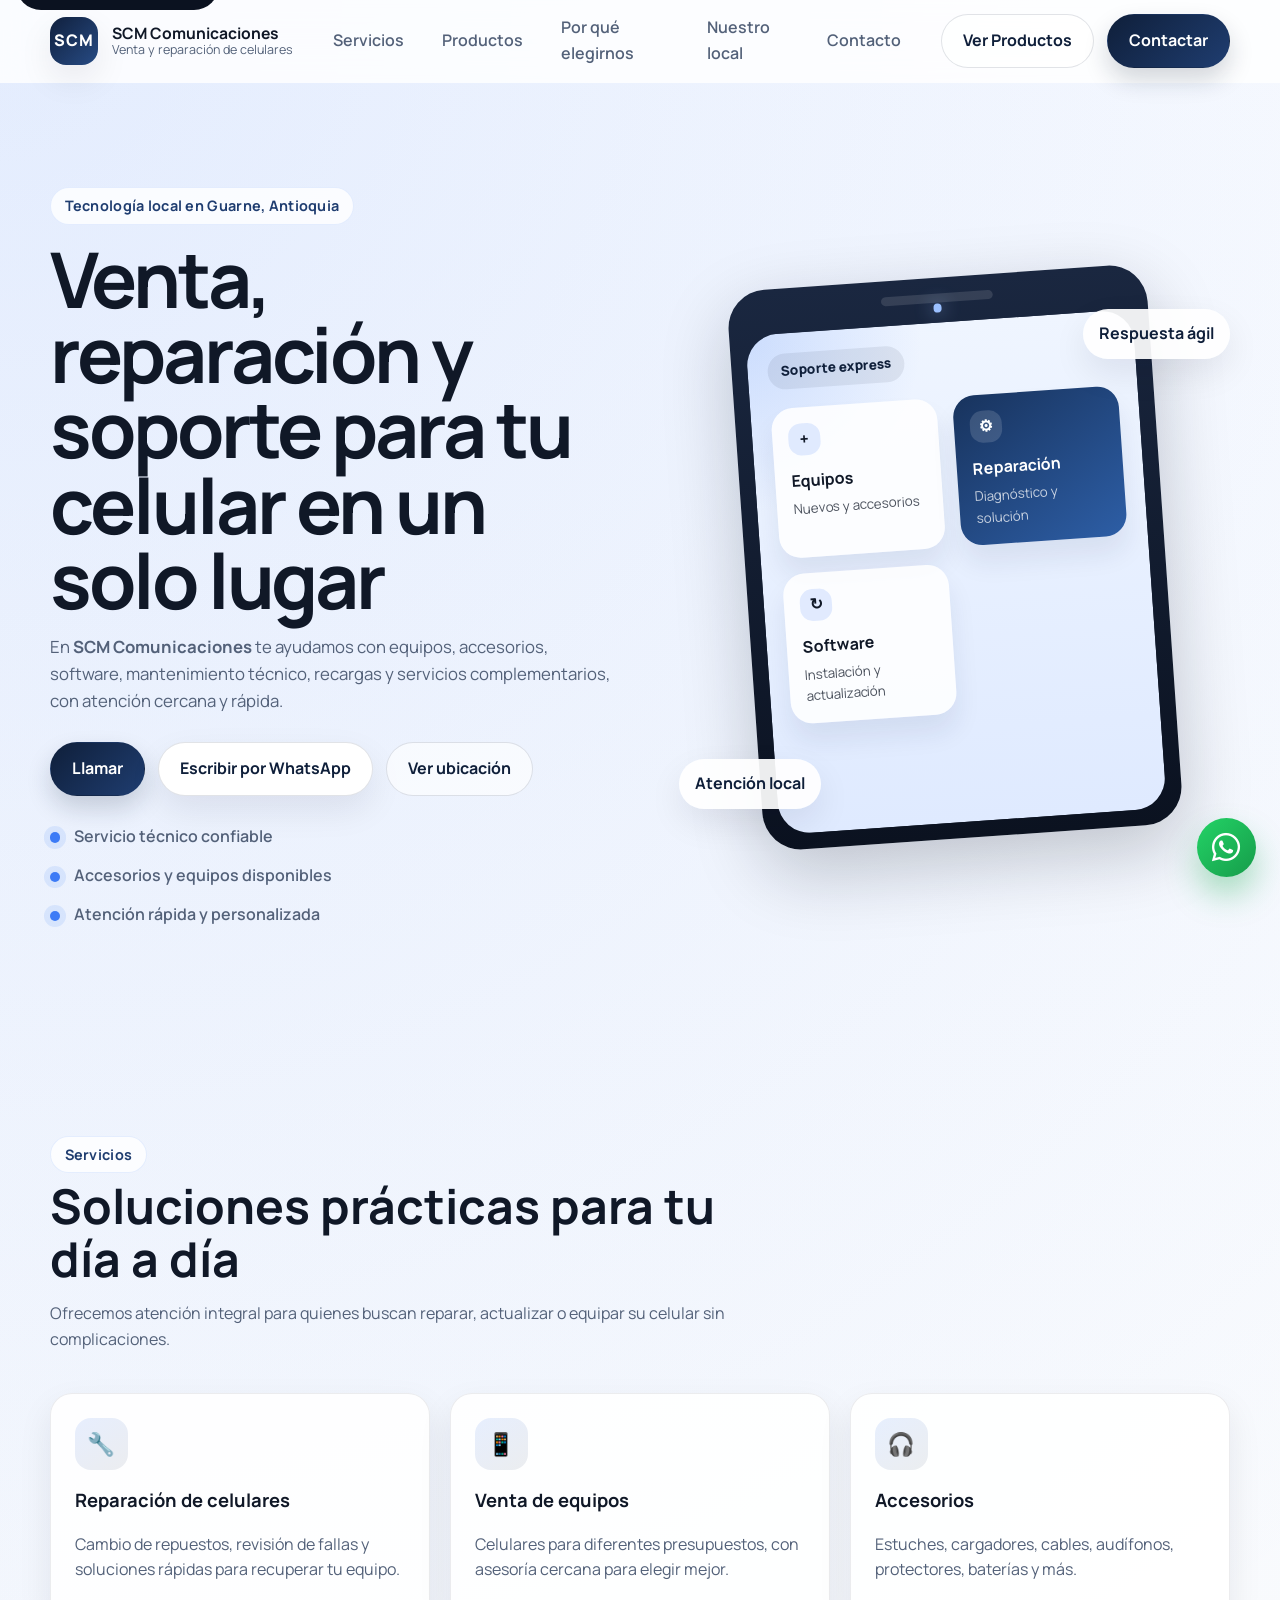
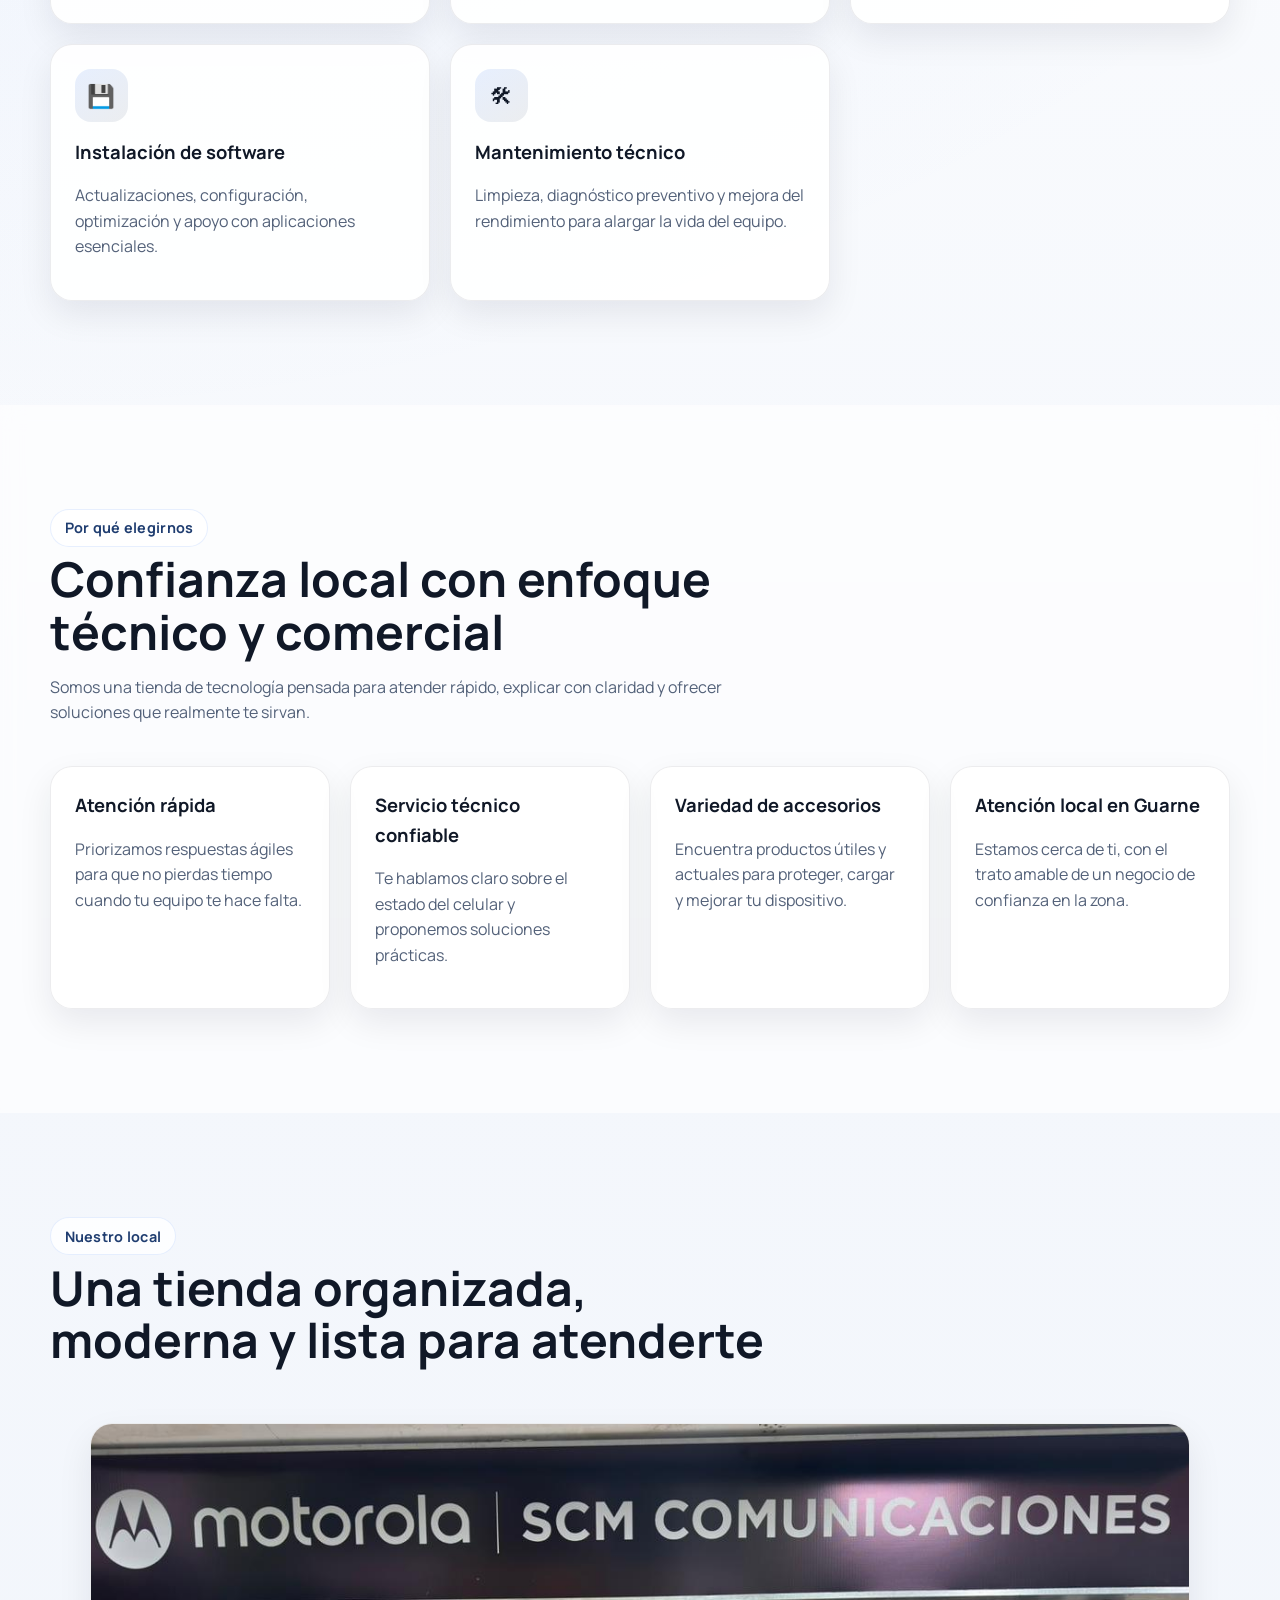
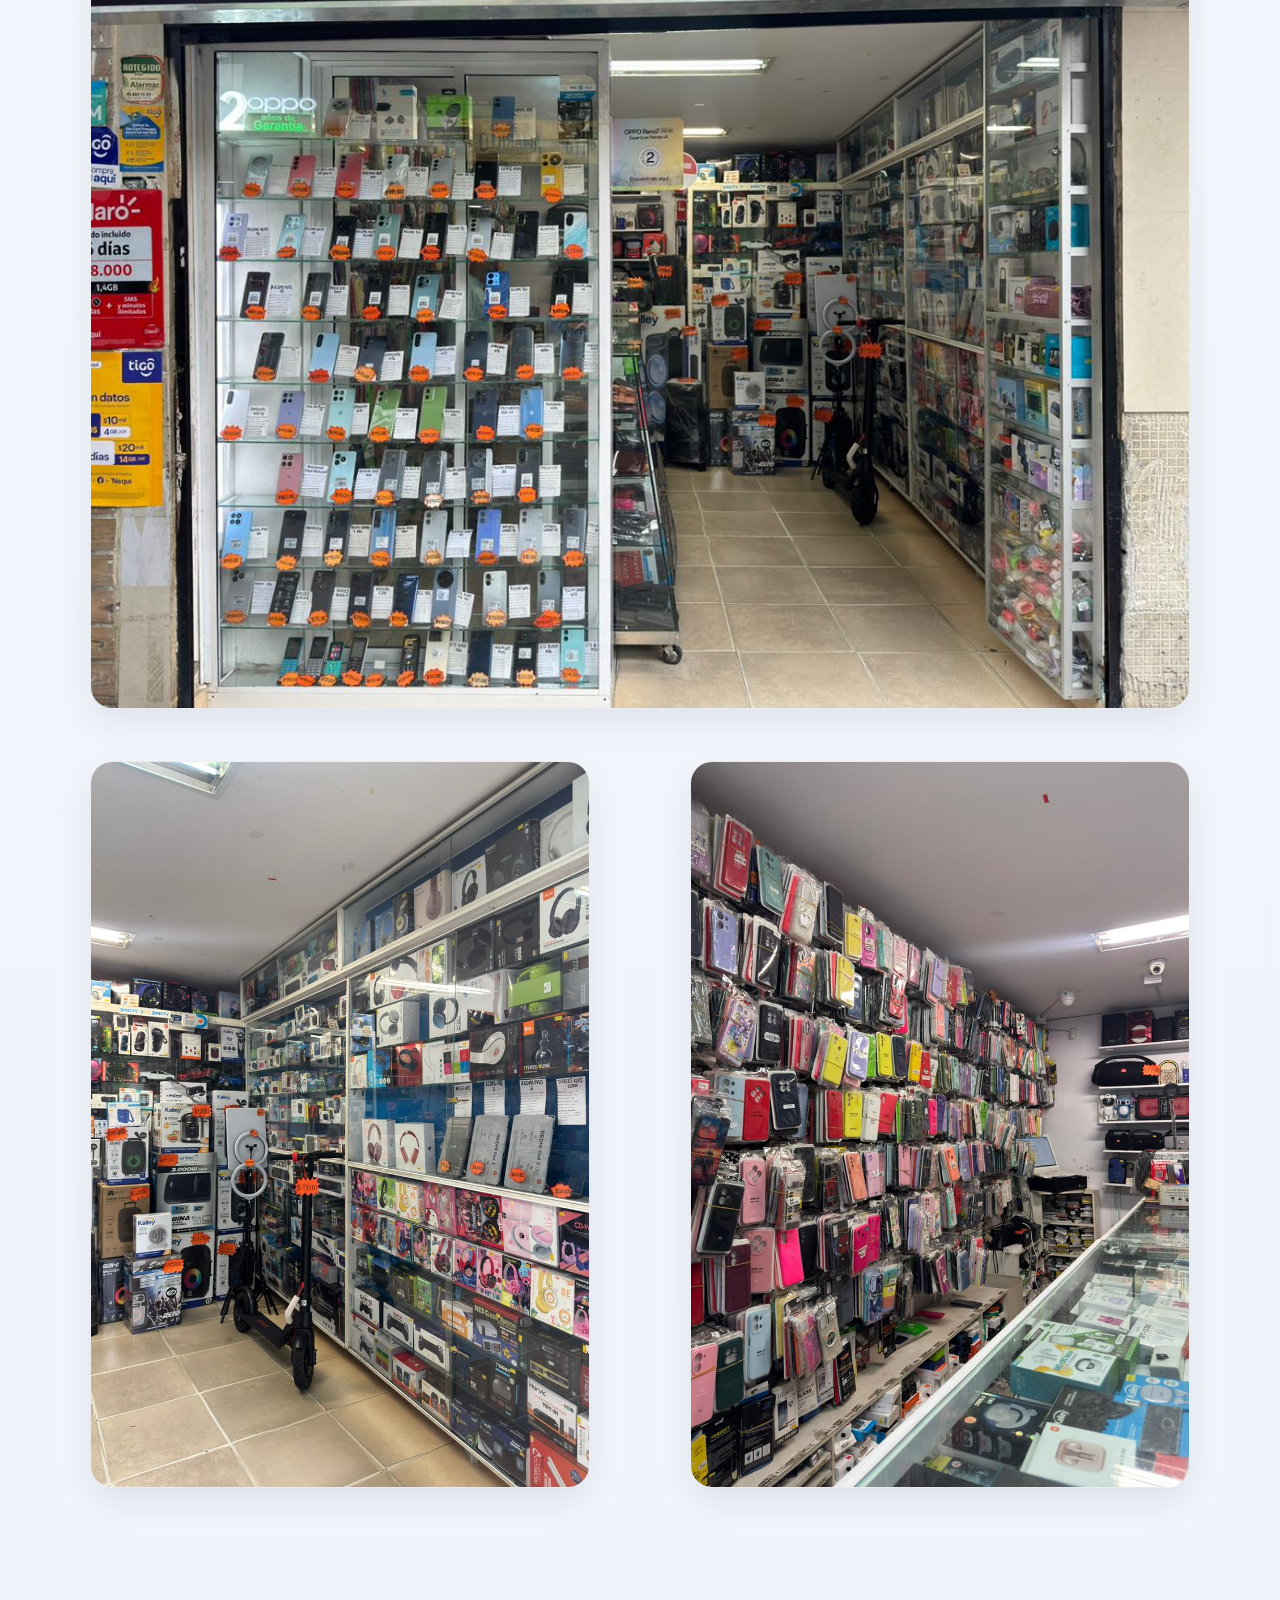
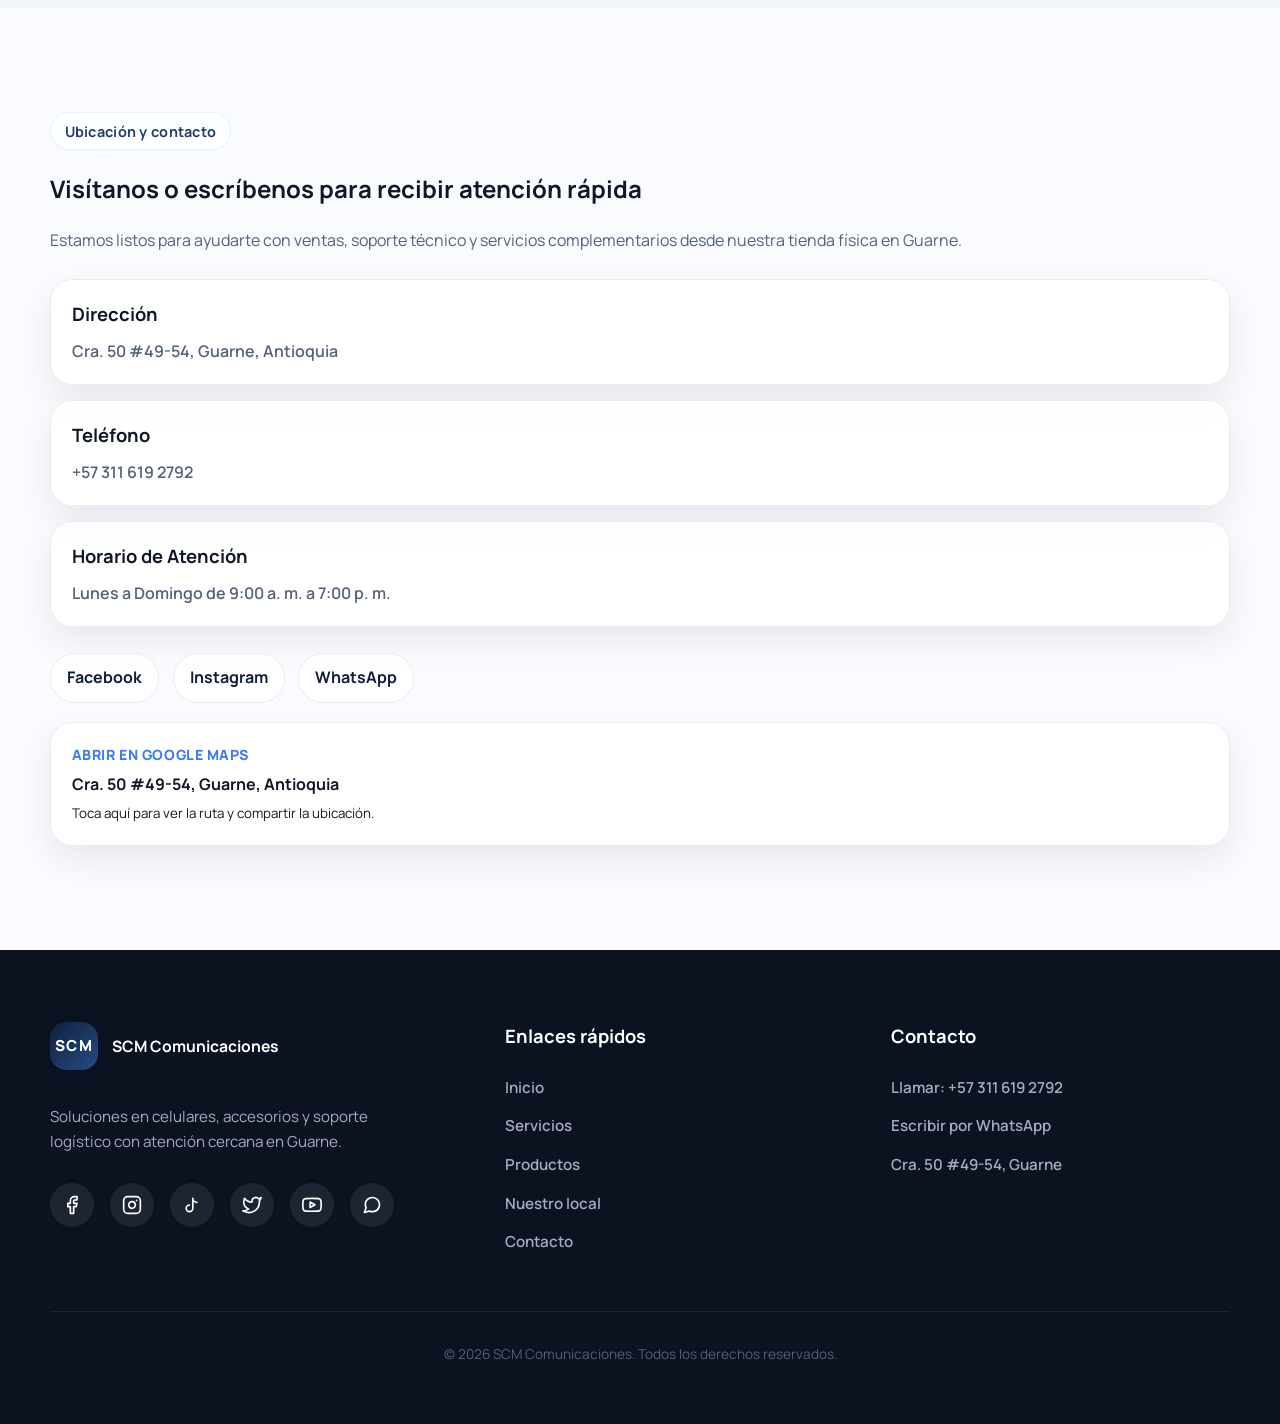
<file: index.html>
<!DOCTYPE html>
<html lang="es">
<head>
  <meta charset="UTF-8">
  <meta name="viewport" content="width=device-width, initial-scale=1.0">
  <title>SCM Comunicaciones | Reparación y Venta de Celulares en Guarne</title>
  <meta
    name="description"
    content="SCM Comunicaciones en Guarne, Antioquia. Venta de celulares, reparación, accesorios, instalación de software, mantenimiento técnico, recargas, giros y pagos."
  >
  <meta
    name="keywords"
    content="reparación de celulares en Guarne, venta de accesorios para celular en Guarne, servicio técnico celular Guarne, SCM Comunicaciones"
  >
  <meta name="theme-color" content="#0b1220">
  <link rel="preconnect" href="https://fonts.googleapis.com">
  <link rel="preconnect" href="https://fonts.gstatic.com" crossorigin>
  <link
    href="https://fonts.googleapis.com/css2?family=Manrope:wght@400;500;600;700;800&display=swap"
    rel="stylesheet"
  >
  <link rel="stylesheet" href="https://cdnjs.cloudflare.com/ajax/libs/font-awesome/6.4.0/css/all.min.css">
  <link rel="stylesheet" href="styles.css">
</head>
<body>
  <a class="skip-link" href="#inicio">Ir al contenido principal</a>

  <header class="site-header" id="top">
    <div class="container header-content">
      <a href="#inicio" class="brand" aria-label="Ir al inicio de SCM Comunicaciones">
        <span class="brand-mark">SCM</span>
        <span class="brand-text">
          <strong>SCM Comunicaciones</strong>
          <small>Venta y reparación de celulares</small>
        </span>
      </a>

      <button
        class="nav-toggle"
        type="button"
        aria-expanded="false"
        aria-controls="primary-navigation"
        aria-label="Abrir menú de navegación"
      >
        <span></span>
        <span></span>
        <span></span>
      </button>

      <nav class="site-nav" id="primary-navigation" aria-label="Navegación principal">
        <a href="index.html#servicios">Servicios</a>
        <a href="productos.html">Productos</a>
        <a href="index.html#beneficios">Por qué elegirnos</a>
        <a href="index.html#local">Nuestro local</a>
        <a href="index.html#contacto">Contacto</a>
      </nav>

      <div style="display: flex; gap: 0.85rem; align-items: center;">
        <a class="button button-ghost header-cta" href="productos.html">
          Ver Productos
        </a>
        <!-- Reemplaza el número de ejemplo por el real del negocio -->
        <a class="button button-primary header-cta" href="https://wa.me/573116192792" target="_blank" rel="noreferrer">
          Contactar
        </a>
      </div>
    </div>
  </header>

  <main id="inicio">
    <section class="hero section">
      <div class="container hero-layout">
        <div class="hero-copy reveal">
          <span class="eyebrow">Tecnología local en Guarne, Antioquia</span>
          <h1>Venta, reparación y soporte para tu celular en un solo lugar</h1>
          <p class="hero-text">
            En <strong>SCM Comunicaciones</strong> te ayudamos con equipos, accesorios, software,
            mantenimiento técnico, recargas y servicios complementarios, con atención cercana y rápida.
          </p>

          <div class="hero-actions">
            <!-- Reemplaza el número de ejemplo por el real del negocio -->
            <a class="button button-primary" href="tel:+573116192792">Llamar</a>
            <a class="button button-secondary" href="https://wa.me/573116192792" target="_blank" rel="noreferrer">
              Escribir por WhatsApp
            </a>
            <a
              class="button button-ghost"
              href="https://maps.google.com/?q=Cra.+50+%2349-54,+Guarne,+Antioquia"
              target="_blank"
              rel="noreferrer"
            >
              Ver ubicación
            </a>
          </div>

          <ul class="hero-highlights" aria-label="Ventajas principales">
            <li>Servicio técnico confiable</li>
            <li>Accesorios y equipos disponibles</li>
            <li>Atención rápida y personalizada</li>
          </ul>
        </div>

        <div class="hero-visual reveal" aria-hidden="true">
          <div class="device-card">
            <div class="device-top">
              <span class="signal-dot"></span>
              <span class="device-pill"></span>
            </div>
            <div class="device-screen">
              <div class="screen-badge">Soporte express</div>
              <div class="screen-grid">
                <article class="mini-card">
                  <span class="mini-icon">+</span>
                  <strong>Equipos</strong>
                  <small>Nuevos y accesorios</small>
                </article>
                <article class="mini-card accent">
                  <span class="mini-icon">⚙</span>
                  <strong>Reparación</strong>
                  <small>Diagnóstico y solución</small>
                </article>
                <article class="mini-card">
                  <span class="mini-icon">↻</span>
                  <strong>Software</strong>
                  <small>Instalación y actualización</small>
                </article>
              </div>
            </div>
          </div>
          <div class="floating-chip chip-left">Atención local</div>
          <div class="floating-chip chip-right">Respuesta ágil</div>
        </div>
      </div>
    </section>

    <section class="section" id="servicios">
      <div class="container">
        <div class="section-heading reveal">
          <span class="eyebrow">Servicios</span>
          <h2>Soluciones prácticas para tu día a día</h2>
          <p>
            Ofrecemos atención integral para quienes buscan reparar, actualizar o equipar su celular
            sin complicaciones.
          </p>
        </div>

        <div class="services-grid">
          <article class="service-card reveal">
            <div class="service-icon">🔧</div>
            <h3>Reparación de celulares</h3>
            <p>Cambio de repuestos, revisión de fallas y soluciones rápidas para recuperar tu equipo.</p>
          </article>

          <article class="service-card reveal">
            <div class="service-icon">📱</div>
            <h3>Venta de equipos</h3>
            <p>Celulares para diferentes presupuestos, con asesoría cercana para elegir mejor.</p>
          </article>

          <article class="service-card reveal">
            <div class="service-icon">🎧</div>
            <h3>Accesorios</h3>
            <p>Estuches, cargadores, cables, audífonos, protectores, baterías y más.</p>
          </article>

          <article class="service-card reveal">
            <div class="service-icon">💾</div>
            <h3>Instalación de software</h3>
            <p>Actualizaciones, configuración, optimización y apoyo con aplicaciones esenciales.</p>
          </article>

          <article class="service-card reveal">
            <div class="service-icon">🛠</div>
            <h3>Mantenimiento técnico</h3>
            <p>Limpieza, diagnóstico preventivo y mejora del rendimiento para alargar la vida del equipo.</p>
          </article>
        </div>
      </div>
    </section>

    <section class="section section-alt" id="beneficios">
      <div class="container">
        <div class="section-heading reveal">
          <span class="eyebrow">Por qué elegirnos</span>
          <h2>Confianza local con enfoque técnico y comercial</h2>
          <p>
            Somos una tienda de tecnología pensada para atender rápido, explicar con claridad y ofrecer
            soluciones que realmente te sirvan.
          </p>
        </div>

        <div class="benefits-grid">
          <article class="benefit-card reveal">
            <h3>Atención rápida</h3>
            <p>Priorizamos respuestas ágiles para que no pierdas tiempo cuando tu equipo te hace falta.</p>
          </article>

          <article class="benefit-card reveal">
            <h3>Servicio técnico confiable</h3>
            <p>Te hablamos claro sobre el estado del celular y proponemos soluciones prácticas.</p>
          </article>

          <article class="benefit-card reveal">
            <h3>Variedad de accesorios</h3>
            <p>Encuentra productos útiles y actuales para proteger, cargar y mejorar tu dispositivo.</p>
          </article>

          <article class="benefit-card reveal">
            <h3>Atención local en Guarne</h3>
            <p>Estamos cerca de ti, con el trato amable de un negocio de confianza en la zona.</p>
          </article>
        </div>
      </div>
    </section>

    <section class="section" id="local">
      <div class="container">
        <div class="section-heading reveal">
          <span class="eyebrow">Nuestro local</span>
          <h2>Una tienda organizada, moderna y lista para atenderte</h2>
        </div>

        <div class="gallery-grid">
          <figure class="gallery-card gallery-card-large reveal">
            <img
              src="Images/negocio-1.jpeg"
              alt="Fachada de SCM Comunicaciones"
            >
            <figcaption>Nuestra fachada y entrada principal en Guarne.</figcaption>
          </figure>

          <figure class="gallery-card reveal">
            <img
              src="Images/negocio-2.jpeg"
              alt="Muro de accesorios y estuches para celular"
            >
            <figcaption>Gran variedad de estuches y protectores para todas las marcas.</figcaption>
          </figure>

          <figure class="gallery-card reveal">
            <img
              src="Images/negocio-3.jpeg"
              alt="Vitrinas con equipos y bocinas"
            >
            <figcaption>Equipos, repuestos, bocinas y más tecnología a tu disposición.</figcaption>
          </figure>
        </div>
      </div>
    </section>

    <section class="section section-alt" id="contacto">
      <div class="container contact">
        <div class="contact-info reveal">
          <span class="eyebrow">Ubicación y contacto</span>
          <h2>Visítanos o escríbenos para recibir atención rápida</h2>
          <p>
            Estamos listos para ayudarte con ventas, soporte técnico y servicios complementarios
            desde nuestra tienda física en Guarne.
          </p>

          <div class="contact-list">
            <article class="contact-card">
              <h3>Dirección</h3>
              <p>Cra. 50 #49-54, Guarne, Antioquia</p>
            </article>

            <article class="contact-card">
              <h3>Teléfono</h3>
              <!-- Reemplaza el número de ejemplo por el real del negocio -->
              <p><a href="tel:+573116192792">+57 311 619 2792</a></p>
            </article>

            <article class="contact-card">
              <h3>Horario de Atención</h3>
              <p>Lunes a Domingo de 9:00 a. m. a 7:00 p. m.</p>
            </article>
          </div>

          <div class="social-links" aria-label="Redes sociales">
            <!-- Reemplaza cada enlace por la URL real -->
            <a href="https://facebook.com/" target="_blank" rel="noreferrer">Facebook</a>
            <a href="https://instagram.com/" target="_blank" rel="noreferrer">Instagram</a>
            <a href="https://wa.me/573116192792" target="_blank" rel="noreferrer">WhatsApp</a>
          </div>

          <a
            class="map-card"
            href="https://maps.google.com/?q=Cra.+50+%2349-54,+Guarne,+Antioquia"
            target="_blank"
            rel="noreferrer"
          >
            <span class="map-label">Abrir en Google Maps</span>
            <strong>Cra. 50 #49-54, Guarne, Antioquia</strong>
            <small>Toca aquí para ver la ruta y compartir la ubicación.</small>
          </a>
        </div>
      </div>
    </section>
  </main>

  <footer class="site-footer">
    <div class="container footer-layout">
      <div class="footer-brand">
        <a href="#inicio" class="brand" aria-label="Ir al inicio de SCM Comunicaciones">
          <span class="brand-mark">SCM</span>
          <span class="brand-text">
            <strong>SCM Comunicaciones</strong>
          </span>
        </a>
        <p>Soluciones en celulares, accesorios y soporte logístico con atención cercana en Guarne.</p>
        <div class="footer-socials" aria-label="Redes sociales">
          <a href="https://facebook.com/" target="_blank" rel="noreferrer" aria-label="Facebook">
            <svg xmlns="http://www.w3.org/2000/svg" width="20" height="20" viewBox="0 0 24 24" fill="none" stroke="currentColor" stroke-width="2" stroke-linecap="round" stroke-linejoin="round" class="feather feather-facebook"><path d="M18 2h-3a5 5 0 0 0-5 5v3H7v4h3v8h4v-8h3l1-4h-4V7a1 1 0 0 1 1-1h3z"></path></svg>
          </a>
          <a href="https://instagram.com/" target="_blank" rel="noreferrer" aria-label="Instagram">
            <svg xmlns="http://www.w3.org/2000/svg" width="20" height="20" viewBox="0 0 24 24" fill="none" stroke="currentColor" stroke-width="2" stroke-linecap="round" stroke-linejoin="round" class="feather feather-instagram"><rect x="2" y="2" width="20" height="20" rx="5" ry="5"></rect><path d="M16 11.37A4 4 0 1 1 12.63 8 4 4 0 0 1 16 11.37z"></path><line x1="17.5" y1="6.5" x2="17.51" y2="6.5"></line></svg>
          </a>
          <a href="https://tiktok.com/" target="_blank" rel="noreferrer" aria-label="TikTok">
            <svg xmlns="http://www.w3.org/2000/svg" width="20" height="20" viewBox="0 0 24 24" fill="none" stroke="currentColor" stroke-width="2" stroke-linecap="round" stroke-linejoin="round" class="feather feather-tiktok"><path d="M9 12a4 4 0 1 0 4 4V4a5 5 0 0 0 5 5"></path></svg>
          </a>
          <a href="https://twitter.com/" target="_blank" rel="noreferrer" aria-label="X (Twitter)">
            <svg xmlns="http://www.w3.org/2000/svg" width="20" height="20" viewBox="0 0 24 24" fill="none" stroke="currentColor" stroke-width="2" stroke-linecap="round" stroke-linejoin="round" class="feather feather-twitter"><path d="M23 3a10.9 10.9 0 0 1-3.14 1.53 4.48 4.48 0 0 0-7.86 3v1A10.66 10.66 0 0 1 3 4s-4 9 5 13a11.64 11.64 0 0 1-7 2c9 5 20 0 20-11.5a4.5 4.5 0 0 0-.08-.83A7.72 7.72 0 0 0 23 3z"></path></svg>
          </a>
          <a href="https://youtube.com/" target="_blank" rel="noreferrer" aria-label="YouTube">
            <svg xmlns="http://www.w3.org/2000/svg" width="20" height="20" viewBox="0 0 24 24" fill="none" stroke="currentColor" stroke-width="2" stroke-linecap="round" stroke-linejoin="round" class="feather feather-youtube"><path d="M22.54 6.42a2.78 2.78 0 0 0-1.94-2C18.88 4 12 4 12 4s-6.88 0-8.6.46a2.78 2.78 0 0 0-1.94 2A29 29 0 0 0 1 11.75a29 29 0 0 0 .46 5.33A2.78 2.78 0 0 0 3.4 19c1.72.46 8.6.46 8.6.46s6.88 0 8.6-.46a2.78 2.78 0 0 0 1.94-2 29 29 0 0 0 .46-5.25 29 29 0 0 0-.46-5.33z"></path><polygon points="9.75 15.02 15.5 11.75 9.75 8.48 9.75 15.02"></polygon></svg>
          </a>
          <a href="https://wa.me/573116192792" target="_blank" rel="noreferrer" aria-label="WhatsApp">
            <svg xmlns="http://www.w3.org/2000/svg" width="20" height="20" viewBox="0 0 24 24" fill="none" stroke="currentColor" stroke-width="2" stroke-linecap="round" stroke-linejoin="round" class="feather feather-message-circle"><path d="M21 11.5a8.38 8.38 0 0 1-.9 3.8 8.5 8.5 0 0 1-7.6 4.7 8.38 8.38 0 0 1-3.8-.9L3 21l1.9-5.7a8.38 8.38 0 0 1-.9-3.8 8.5 8.5 0 0 1 4.7-7.6 8.38 8.38 0 0 1 3.8-.9h.5a8.48 8.48 0 0 1 8 8v.5z"></path></svg>
          </a>
        </div>
      </div>

      <div class="footer-nav-col">
        <h3>Enlaces rápidos</h3>
        <div class="footer-links-vert">
          <a href="index.html#inicio">Inicio</a>
          <a href="index.html#servicios">Servicios</a>
          <a href="productos.html">Productos</a>
          <a href="index.html#local">Nuestro local</a>
          <a href="index.html#contacto">Contacto</a>
        </div>
      </div>

      <div class="footer-nav-col">
        <h3>Contacto</h3>
        <div class="footer-links-vert">
          <a href="tel:+573116192792">Llamar: +57 311 619 2792</a>
          <a href="https://wa.me/573116192792" target="_blank" rel="noreferrer">Escribir por WhatsApp</a>
          <a href="https://maps.google.com/?q=Cra.+50+%2349-54,+Guarne,+Antioquia" target="_blank" rel="noreferrer">Cra. 50 #49-54, Guarne</a>
        </div>
      </div>
    </div>
    <div class="footer-bottom container">
      <p>&copy; 2026 SCM Comunicaciones. Todos los derechos reservados.</p>
    </div>
  </footer>

  <!-- Botón flotante principal de WhatsApp -->
  <a
    class="floating-whatsapp"
    href="https://wa.me/573116192792"
    target="_blank"
    rel="noreferrer"
    aria-label="Escribir por WhatsApp"
  >
    <i class="fa-brands fa-whatsapp"></i>
  </a>

  <!-- Acciones rápidas visibles especialmente en móvil -->
  <div class="mobile-actions" aria-label="Acciones rápidas">
    <a href="tel:+573116192792">Llamar</a>
    <a href="https://wa.me/573116192792" target="_blank" rel="noreferrer">WhatsApp</a>
  </div>

  <script src="script.js"></script>
</body>
</html>
</file>
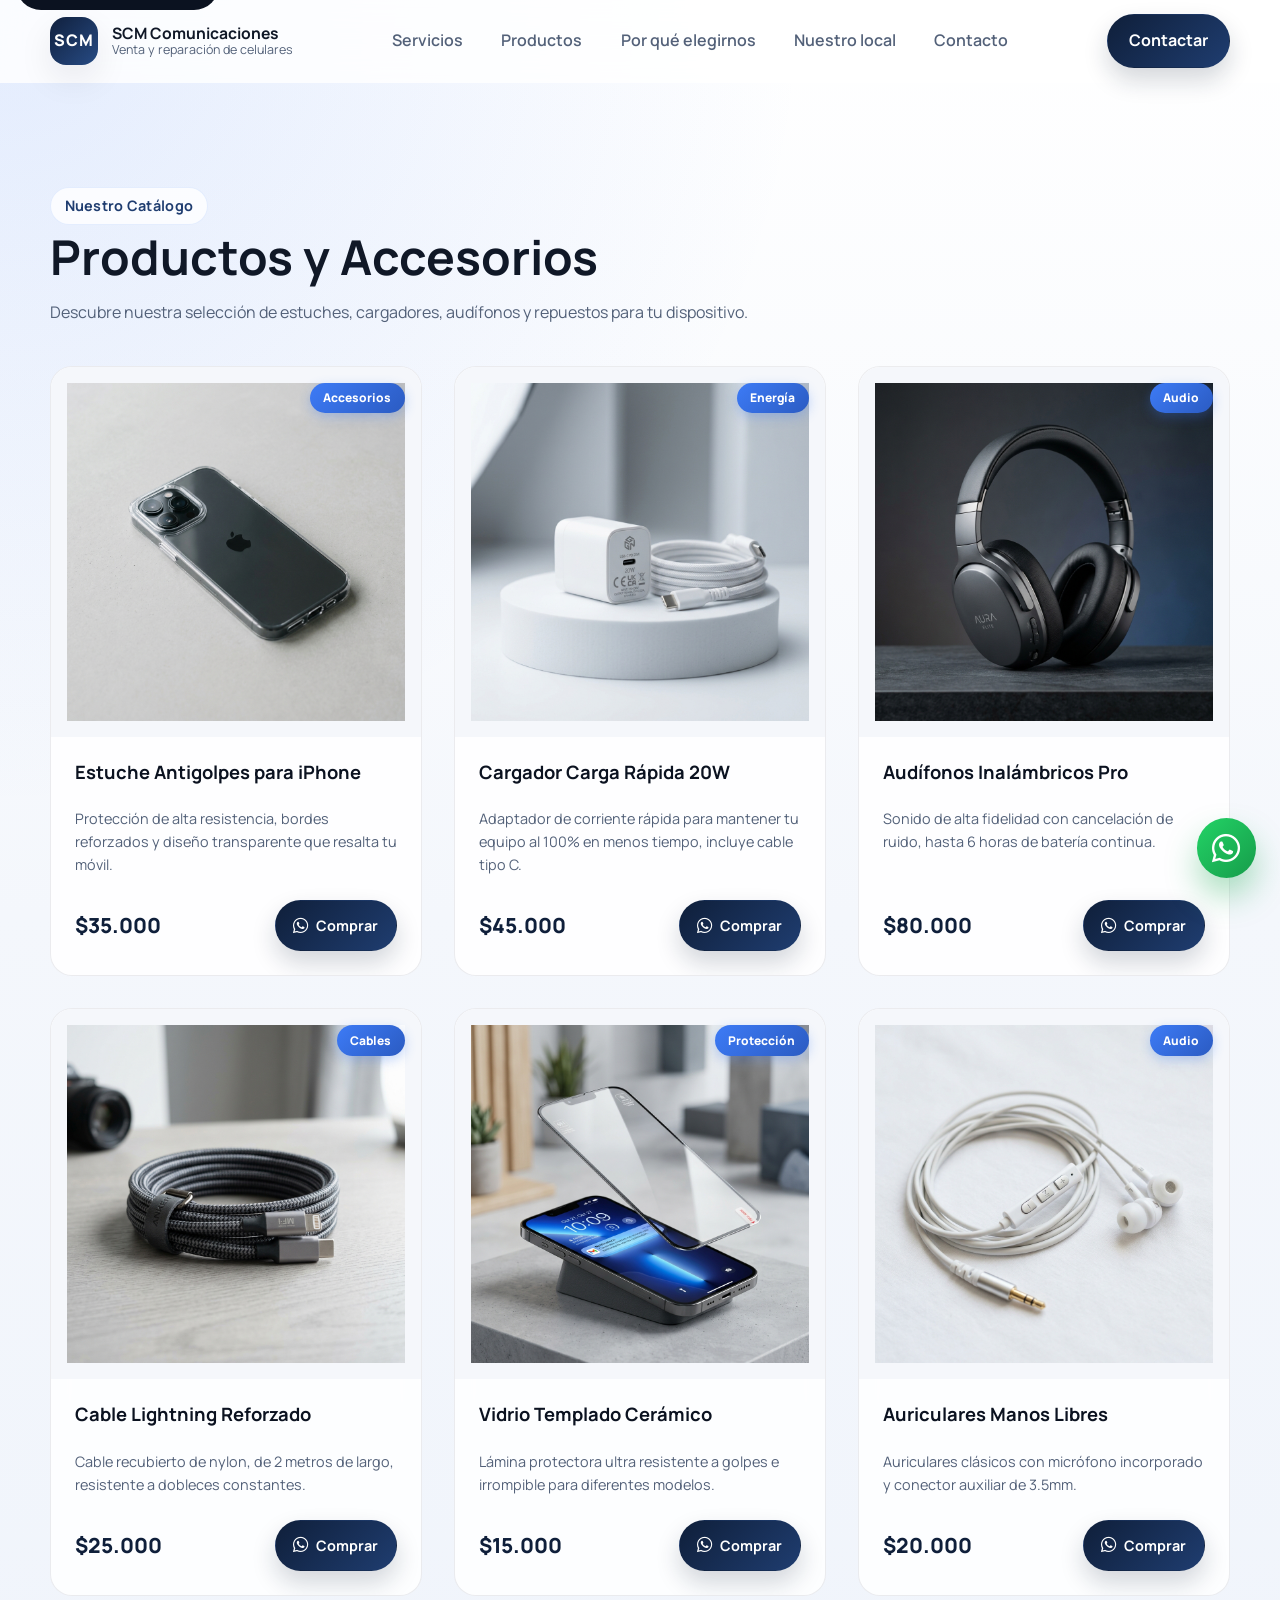
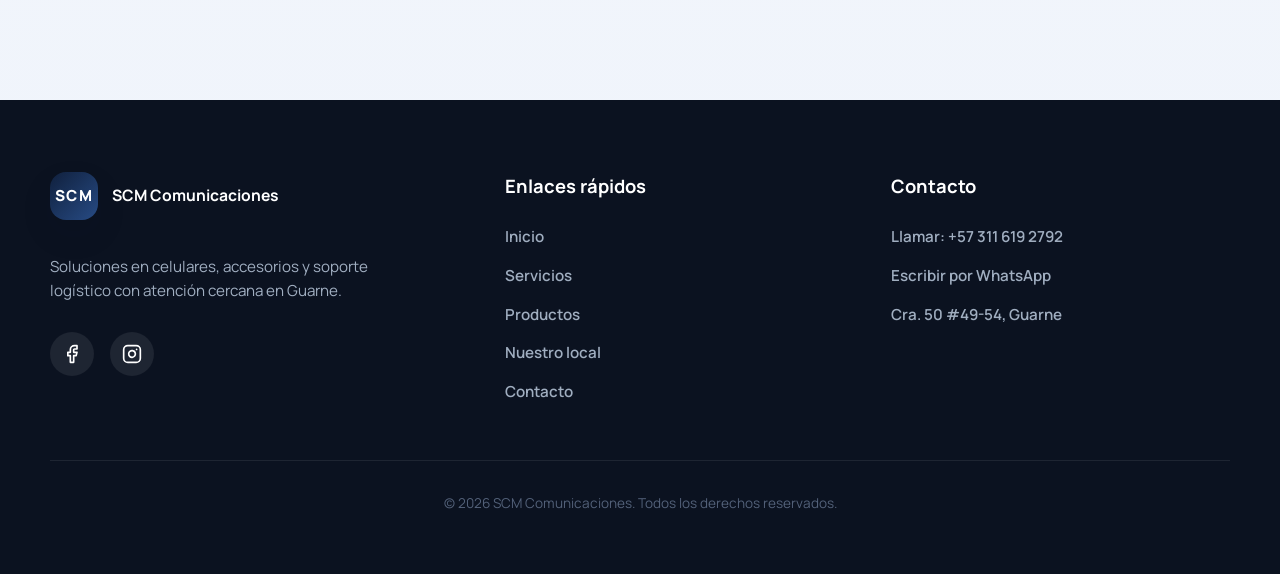
<file: productos.html>
<!DOCTYPE html>
<html lang="es">
<head>
  <meta charset="UTF-8">
  <meta name="viewport" content="width=device-width, initial-scale=1.0">
  <title>Productos | SCM Comunicaciones</title>
  <meta
    name="description"
    content="Catálogo de productos de SCM Comunicaciones. Celulares, estuches, cargadores, cables y accesorios."
  >
  <meta name="theme-color" content="#0b1220">
  <link rel="preconnect" href="https://fonts.googleapis.com">
  <link rel="preconnect" href="https://fonts.gstatic.com" crossorigin>
  <link
    href="https://fonts.googleapis.com/css2?family=Manrope:wght@400;500;600;700;800&display=swap"
    rel="stylesheet"
  >
  <link rel="stylesheet" href="https://cdnjs.cloudflare.com/ajax/libs/font-awesome/6.4.0/css/all.min.css">
  <link rel="stylesheet" href="styles.css">
</head>
<body>
  <a class="skip-link" href="#productos">Ir al contenido principal</a>

  <header class="site-header" id="top">
    <div class="container header-content">
      <a href="index.html" class="brand" aria-label="Ir al inicio de SCM Comunicaciones">
        <span class="brand-mark">SCM</span>
        <span class="brand-text">
          <strong>SCM Comunicaciones</strong>
          <small>Venta y reparación de celulares</small>
        </span>
      </a>

      <button
        class="nav-toggle"
        type="button"
        aria-expanded="false"
        aria-controls="primary-navigation"
        aria-label="Abrir menú de navegación"
      >
        <span></span>
        <span></span>
        <span></span>
      </button>

      <nav class="site-nav" id="primary-navigation" aria-label="Navegación principal">
        <a href="index.html#servicios">Servicios</a>
        <a href="productos.html" aria-current="page">Productos</a>
        <a href="index.html#beneficios">Por qué elegirnos</a>
        <a href="index.html#local">Nuestro local</a>
        <a href="index.html#contacto">Contacto</a>
      </nav>

      <a class="button button-primary header-cta" href="https://wa.me/573116192792" target="_blank" rel="noreferrer">
        Contactar
      </a>
    </div>
  </header>

  <main id="productos">
    <section class="section">
      <div class="container">
        <div class="section-heading reveal">
          <span class="eyebrow">Nuestro Catálogo</span>
          <h2>Productos y Accesorios</h2>
          <p>
            Descubre nuestra selección de estuches, cargadores, audífonos y repuestos para tu dispositivo.
          </p>
        </div>

        <div id="products-grid" class="products-grid">
          <!-- Los productos se inyectarán aquí vía JavaScript -->
        </div>
      </div>
    </section>
  </main>

  <footer class="site-footer">
    <div class="container footer-layout">
      <div class="footer-brand">
        <a href="index.html" class="brand" aria-label="Ir al inicio de SCM Comunicaciones">
          <span class="brand-mark">SCM</span>
          <span class="brand-text">
            <strong>SCM Comunicaciones</strong>
          </span>
        </a>
        <p>Soluciones en celulares, accesorios y soporte logístico con atención cercana en Guarne.</p>
        <div class="footer-socials" aria-label="Redes sociales">
          <a href="https://facebook.com/" target="_blank" rel="noreferrer" aria-label="Facebook">
            <svg xmlns="http://www.w3.org/2000/svg" width="20" height="20" viewBox="0 0 24 24" fill="none" stroke="currentColor" stroke-width="2" stroke-linecap="round" stroke-linejoin="round" class="feather feather-facebook"><path d="M18 2h-3a5 5 0 0 0-5 5v3H7v4h3v8h4v-8h3l1-4h-4V7a1 1 0 0 1 1-1h3z"></path></svg>
          </a>
          <a href="https://instagram.com/" target="_blank" rel="noreferrer" aria-label="Instagram">
            <svg xmlns="http://www.w3.org/2000/svg" width="20" height="20" viewBox="0 0 24 24" fill="none" stroke="currentColor" stroke-width="2" stroke-linecap="round" stroke-linejoin="round" class="feather feather-instagram"><rect x="2" y="2" width="20" height="20" rx="5" ry="5"></rect><path d="M16 11.37A4 4 0 1 1 12.63 8 4 4 0 0 1 16 11.37z"></path><line x1="17.5" y1="6.5" x2="17.51" y2="6.5"></line></svg>
          </a>
          <!-- ...otros iconos sociales... -->
        </div>
      </div>

      <div class="footer-nav-col">
        <h3>Enlaces rápidos</h3>
        <div class="footer-links-vert">
          <a href="index.html#inicio">Inicio</a>
          <a href="index.html#servicios">Servicios</a>
          <a href="productos.html">Productos</a>
          <a href="index.html#local">Nuestro local</a>
          <a href="index.html#contacto">Contacto</a>
        </div>
      </div>

      <div class="footer-nav-col">
        <h3>Contacto</h3>
        <div class="footer-links-vert">
          <a href="tel:+573116192792">Llamar: +57 311 619 2792</a>
          <a href="https://wa.me/573116192792" target="_blank" rel="noreferrer">Escribir por WhatsApp</a>
          <a href="https://maps.google.com/?q=Cra.+50+%2349-54,+Guarne,+Antioquia" target="_blank" rel="noreferrer">Cra. 50 #49-54, Guarne</a>
        </div>
      </div>
    </div>
    <div class="footer-bottom container">
      <p>&copy; 2026 SCM Comunicaciones. Todos los derechos reservados.</p>
    </div>
  </footer>

  <a
    class="floating-whatsapp"
    href="https://wa.me/573116192792"
    target="_blank"
    rel="noreferrer"
    aria-label="Escribir por WhatsApp"
  >
    <i class="fa-brands fa-whatsapp"></i>
  </a>

  <div class="mobile-actions" aria-label="Acciones rápidas">
    <a href="tel:+573116192792">Llamar</a>
    <a href="https://wa.me/573116192792" target="_blank" rel="noreferrer">WhatsApp</a>
  </div>

  <script src="script.js"></script>
</body>
</html>
</file>
<file: styles.css>
:root {
  --color-bg: #f5f7fb;
  --color-surface: #ffffff;
  --color-surface-strong: #0b1220;
  --color-text: #101827;
  --color-text-soft: #536179;
  --color-border: rgba(16, 24, 39, 0.08);
  --color-primary: #0f1f3a;
  --color-primary-soft: #1f3d70;
  --color-accent: #3d7bf6;
  --color-accent-soft: #dce8ff;
  --color-success: #1da851;
  --shadow-soft: 0 18px 45px rgba(15, 31, 58, 0.09);
  --shadow-card: 0 14px 34px rgba(11, 18, 32, 0.08);
  --radius-sm: 14px;
  --radius-md: 22px;
  --radius-lg: 32px;
  --container-width: 1180px;
  --header-height: 82px;
  --transition: 220ms ease;
}

/* Base */
*,
*::before,
*::after {
  box-sizing: border-box;
}

html {
  scroll-behavior: smooth;
}

body {
  margin: 0;
  font-family: "Manrope", sans-serif;
  color: var(--color-text);
  background:
    radial-gradient(circle at top left, rgba(61, 123, 246, 0.14), transparent 32%),
    linear-gradient(180deg, #ffffff 0%, #f4f7fc 42%, #eef3fb 100%);
  line-height: 1.6;
}

img {
  max-width: 100%;
  display: block;
}

a {
  color: inherit;
  text-decoration: none;
}

button,
input,
textarea,
select {
  font: inherit;
}

.skip-link {
  position: absolute;
  top: -40px;
  left: 16px;
  z-index: 1000;
  padding: 0.75rem 1rem;
  border-radius: 999px;
  background: var(--color-surface-strong);
  color: #ffffff;
}

.skip-link:focus {
  top: 16px;
}

.container {
  width: min(calc(100% - 2rem), var(--container-width));
  margin: 0 auto;
}

.section {
  padding: 5.5rem 0;
}

.section-alt {
  background: rgba(255, 255, 255, 0.62);
  backdrop-filter: blur(10px);
}

.section-heading {
  max-width: 720px;
  margin-bottom: 2.5rem;
}

.section-heading h2 {
  margin: 0.4rem 0 0.85rem;
  font-size: clamp(2rem, 4vw, 3rem);
  line-height: 1.1;
}

.section-heading p,
.hero-text,
.benefit-card p,
.service-card p,
.contact-info > p,
.contact-form-card > p,
.site-footer p {
  color: var(--color-text-soft);
}

.eyebrow {
  display: inline-flex;
  align-items: center;
  gap: 0.5rem;
  padding: 0.4rem 0.85rem;
  border: 1px solid rgba(61, 123, 246, 0.12);
  border-radius: 999px;
  background: rgba(255, 255, 255, 0.8);
  color: var(--color-primary-soft);
  font-size: 0.9rem;
  font-weight: 700;
  letter-spacing: 0.02em;
}

.site-header {
  position: sticky;
  top: 0;
  z-index: 100;
  background: rgba(255, 255, 255, 0.82);
  backdrop-filter: blur(16px);
  border-bottom: 1px solid transparent;
  transition: background var(--transition), border-color var(--transition), box-shadow var(--transition);
}

.site-header.scrolled {
  box-shadow: 0 12px 28px rgba(12, 18, 32, 0.08);
  border-color: rgba(16, 24, 39, 0.06);
}

.header-content {
  min-height: var(--header-height);
  display: grid;
  grid-template-columns: auto auto;
  align-items: center;
  gap: 1rem;
}

.brand {
  display: inline-flex;
  align-items: center;
  gap: 0.85rem;
  min-width: 0;
}

.brand-mark {
  width: 3rem;
  height: 3rem;
  display: grid;
  place-items: center;
  border-radius: 1rem;
  background: linear-gradient(135deg, #10203d 0%, #274b84 100%);
  color: #ffffff;
  font-weight: 800;
  letter-spacing: 0.08em;
  box-shadow: var(--shadow-card);
}

.brand-text {
  display: flex;
  flex-direction: column;
  line-height: 1.2;
}

.brand-text strong {
  font-size: 0.98rem;
}

.brand-text small {
  color: var(--color-text-soft);
  font-size: 0.78rem;
}

.nav-toggle {
  margin-left: auto;
  width: 3rem;
  height: 3rem;
  display: inline-flex;
  flex-direction: column;
  justify-content: center;
  gap: 0.28rem;
  border: 1px solid var(--color-border);
  border-radius: 0.95rem;
  background: var(--color-surface);
  cursor: pointer;
}

.nav-toggle span {
  width: 1.25rem;
  height: 2px;
  margin: 0 auto;
  background: var(--color-surface-strong);
  border-radius: 999px;
  transition: transform var(--transition), opacity var(--transition);
}

.nav-toggle.is-active span:nth-child(1) {
  transform: translateY(6px) rotate(45deg);
}

.nav-toggle.is-active span:nth-child(2) {
  opacity: 0;
}

.nav-toggle.is-active span:nth-child(3) {
  transform: translateY(-6px) rotate(-45deg);
}

.site-nav {
  grid-column: 1 / -1;
  display: grid;
  gap: 0.6rem;
  padding-bottom: 1rem;
  max-height: 0;
  overflow: hidden;
  transition: max-height 260ms ease;
}

.site-nav a {
  padding: 0.75rem 1rem;
  border-radius: 0.95rem;
  color: var(--color-text-soft);
  font-weight: 600;
}

.site-nav a:hover,
.site-nav a:focus-visible {
  color: var(--color-primary);
  background: rgba(61, 123, 246, 0.08);
}

.site-nav.is-open {
  max-height: 18rem;
}

.header-cta {
  display: none;
}

.button {
  display: inline-flex;
  align-items: center;
  justify-content: center;
  gap: 0.5rem;
  min-height: 3.2rem;
  padding: 0.85rem 1.3rem;
  border-radius: 999px;
  border: 1px solid transparent;
  font-weight: 700;
  transition: transform var(--transition), box-shadow var(--transition), background var(--transition), color var(--transition), border-color var(--transition);
}

.button:hover,
.button:focus-visible {
  transform: translateY(-2px);
}

.button-primary {
  background: linear-gradient(135deg, var(--color-primary) 0%, var(--color-primary-soft) 100%);
  color: #ffffff;
  box-shadow: 0 12px 24px rgba(15, 31, 58, 0.18);
}

.button-secondary {
  background: #ffffff;
  color: var(--color-primary);
  border-color: rgba(15, 31, 58, 0.12);
  box-shadow: var(--shadow-card);
}

.button-ghost {
  border-color: rgba(15, 31, 58, 0.12);
  color: var(--color-primary);
  background: rgba(255, 255, 255, 0.62);
}

/* Hero */
.hero {
  padding-top: calc(4.5rem + var(--header-height));
  position: relative;
  overflow: clip;
}

.hero-layout {
  display: grid;
  gap: 2.5rem;
  align-items: center;
}

.hero-copy h1 {
  margin: 1rem 0 1rem;
  font-size: clamp(2.4rem, 8vw, 4.8rem);
  line-height: 0.98;
  letter-spacing: -0.04em;
}

.hero-text {
  max-width: 62ch;
  font-size: 1.05rem;
}

.hero-actions {
  display: flex;
  flex-wrap: wrap;
  gap: 0.85rem;
  margin: 1.7rem 0;
}

.hero-highlights {
  display: grid;
  gap: 0.85rem;
  padding: 0;
  margin: 0;
  list-style: none;
}

.hero-highlights li {
  position: relative;
  padding-left: 1.5rem;
  color: var(--color-text-soft);
  font-weight: 600;
}

.hero-highlights li::before {
  content: "";
  position: absolute;
  top: 0.55rem;
  left: 0;
  width: 0.65rem;
  height: 0.65rem;
  border-radius: 999px;
  background: var(--color-accent);
  box-shadow: 0 0 0 6px rgba(61, 123, 246, 0.12);
}

.hero-visual {
  position: relative;
  min-height: 420px;
}

.device-card {
  position: relative;
  max-width: 420px;
  margin: 0 auto;
  padding: 1rem;
  border-radius: 2.4rem;
  background: linear-gradient(180deg, #1a2740 0%, #0b1220 100%);
  box-shadow: 0 24px 70px rgba(11, 18, 32, 0.22);
  transform: rotate(-4deg);
}

.device-top {
  display: flex;
  justify-content: center;
  align-items: center;
  height: 1.8rem;
}

.signal-dot {
  width: 0.55rem;
  height: 0.55rem;
  border-radius: 50%;
  background: #9bc0ff;
  box-shadow: 0 0 18px rgba(155, 192, 255, 0.8);
}

.device-pill {
  position: absolute;
  top: 1rem;
  width: 7rem;
  height: 0.55rem;
  border-radius: 999px;
  background: rgba(255, 255, 255, 0.12);
}

.device-screen {
  padding: 1.25rem;
  border-radius: 2rem;
  background:
    radial-gradient(circle at top left, rgba(61, 123, 246, 0.2), transparent 28%),
    linear-gradient(180deg, #eff5ff 0%, #dfeaff 100%);
  min-height: 500px;
}

.screen-badge {
  display: inline-flex;
  align-items: center;
  padding: 0.45rem 0.85rem;
  border-radius: 999px;
  background: rgba(15, 31, 58, 0.08);
  color: var(--color-primary);
  font-size: 0.85rem;
  font-weight: 800;
}

.screen-grid {
  display: grid;
  grid-template-columns: repeat(2, minmax(0, 1fr));
  gap: 1rem;
  margin-top: 1.2rem;
}

.mini-card {
  padding: 1rem;
  border-radius: 1.35rem;
  background: rgba(255, 255, 255, 0.88);
  box-shadow: 0 18px 26px rgba(24, 39, 75, 0.08);
}

.mini-card.accent {
  background: linear-gradient(145deg, #18335d 0%, #2d5ea6 100%);
  color: #ffffff;
}

.mini-icon {
  display: inline-grid;
  place-items: center;
  width: 2rem;
  height: 2rem;
  margin-bottom: 0.8rem;
  border-radius: 0.8rem;
  background: rgba(61, 123, 246, 0.14);
  font-weight: 800;
}

.mini-card.accent .mini-icon {
  background: rgba(255, 255, 255, 0.14);
}

.mini-card strong,
.mini-card small {
  display: block;
}

.mini-card small {
  margin-top: 0.3rem;
  color: inherit;
  opacity: 0.74;
}

.floating-chip {
  position: absolute;
  padding: 0.75rem 1rem;
  border-radius: 999px;
  background: rgba(255, 255, 255, 0.92);
  box-shadow: var(--shadow-card);
  color: var(--color-primary);
  font-weight: 700;
}

.chip-left {
  left: 0;
  bottom: 1.8rem;
}

.chip-right {
  right: 0;
  top: 2rem;
}

/* Cards and sections */
.services-grid,
.benefits-grid,
.gallery-grid {
  display: grid;
  gap: 1.25rem;
}

.service-card,
.benefit-card,
.gallery-card,
.contact-card,
.contact-form-card,
.map-card {
  border: 1px solid var(--color-border);
  border-radius: var(--radius-md);
  background: rgba(255, 255, 255, 0.9);
  box-shadow: var(--shadow-card);
}

.service-card,
.benefit-card {
  padding: 1.5rem;
  transition: transform var(--transition), box-shadow var(--transition), border-color var(--transition);
}

.service-card:hover,
.benefit-card:hover,
.gallery-card:hover,
.map-card:hover,
.social-links a:hover,
.footer-links a:hover {
  transform: translateY(-4px);
}

.service-card:hover,
.benefit-card:hover {
  border-color: rgba(61, 123, 246, 0.2);
  box-shadow: 0 20px 44px rgba(11, 18, 32, 0.11);
}

.service-icon {
  width: 3.3rem;
  height: 3.3rem;
  display: grid;
  place-items: center;
  margin-bottom: 1rem;
  border-radius: 1rem;
  background: linear-gradient(145deg, rgba(61, 123, 246, 0.12), rgba(15, 31, 58, 0.08));
  font-size: 1.4rem;
}

.service-card h3,
.benefit-card h3,
.contact-card h3,
.contact-form-card h3 {
  margin-top: 0;
  margin-bottom: 0.65rem;
  font-size: 1.15rem;
}

.gallery-card {
  overflow: hidden;
  transition: transform var(--transition), box-shadow var(--transition);
}

.gallery-card img {
  width: 100%;
  height: 100%;
  min-height: 240px;
  object-fit: cover;
}

.gallery-card figcaption {
  padding: 1rem 1.1rem 1.2rem;
  color: var(--color-text-soft);
}

.contact-layout {
  display: grid;
  gap: 1.5rem;
}

.contact-list {
  display: grid;
  gap: 0.95rem;
  margin: 1.6rem 0;
}

.contact-card {
  padding: 1.2rem 1.3rem;
}

.contact-card p,
.contact-card a {
  margin: 0;
  color: var(--color-text-soft);
  font-weight: 600;
}

.social-links {
  display: flex;
  flex-wrap: wrap;
  gap: 0.85rem;
  margin-bottom: 1.2rem;
}

.social-links a,
.footer-links a {
  display: inline-flex;
  align-items: center;
  justify-content: center;
  min-height: 2.9rem;
  padding: 0.7rem 1rem;
  border-radius: 999px;
  background: rgba(255, 255, 255, 0.9);
  border: 1px solid var(--color-border);
  color: var(--color-primary);
  font-weight: 700;
  transition: transform var(--transition), background var(--transition), border-color var(--transition);
}

.map-card {
  display: grid;
  gap: 0.35rem;
  padding: 1.3rem;
  transition: transform var(--transition), box-shadow var(--transition);
}

.map-label {
  color: var(--color-accent);
  font-size: 0.88rem;
  font-weight: 800;
  text-transform: uppercase;
  letter-spacing: 0.04em;
}

.contact-form-card {
  padding: 1.5rem;
}

.contact-form {
  display: grid;
  gap: 1rem;
}

.contact-form label {
  display: grid;
  gap: 0.5rem;
  font-weight: 700;
}

.contact-form input,
.contact-form textarea,
.contact-form select {
  width: 100%;
  padding: 0.95rem 1rem;
  border: 1px solid rgba(16, 24, 39, 0.12);
  border-radius: 1rem;
  background: #ffffff;
  color: var(--color-text);
  transition: border-color var(--transition), box-shadow var(--transition);
}

.contact-form input:focus,
.contact-form textarea:focus,
.contact-form select:focus {
  outline: none;
  border-color: rgba(61, 123, 246, 0.45);
  box-shadow: 0 0 0 4px rgba(61, 123, 246, 0.12);
}

.contact-form button:disabled {
  opacity: 0.8;
  cursor: wait;
  transform: none;
}

.contact-form small {
  color: var(--color-text-soft);
}

/* Footer and floating actions */
.site-footer {
  padding: 4.5rem 0 7.5rem;
  background: #0b1220;
  color: #a0aec0;
  font-size: 0.95rem;
}

.footer-layout {
  display: grid;
  gap: 3rem;
  padding-bottom: 3.5rem;
  border-bottom: 1px solid rgba(255, 255, 255, 0.08);
  margin-bottom: 2rem;
}

.footer-brand .brand {
  margin-bottom: 1.25rem;
  color: #ffffff;
}

.footer-brand p {
  color: #a0aec0;
  margin-bottom: 1.8rem;
  max-width: 320px;
  line-height: 1.6;
}

.footer-socials {
  display: flex;
  flex-wrap: wrap;
  gap: 1rem;
}

.footer-socials a {
  display: inline-flex;
  align-items: center;
  justify-content: center;
  width: 2.75rem;
  height: 2.75rem;
  border-radius: 50%;
  background: rgba(255, 255, 255, 0.08);
  color: #ffffff;
  transition: transform var(--transition), background var(--transition);
}

.footer-socials a:hover,
.footer-socials a:focus-visible {
  transform: translateY(-3px);
  background: var(--color-accent);
}

.footer-nav-col h3 {
  color: #ffffff;
  font-size: 1.15rem;
  font-weight: 700;
  margin-top: 0;
  margin-bottom: 1.5rem;
}

.footer-links-vert {
  display: flex;
  flex-direction: column;
  gap: 0.9rem;
}

.footer-links-vert a {
  color: #a0aec0;
  font-weight: 600;
  transition: color var(--transition), padding-left var(--transition);
}

.footer-links-vert a:hover,
.footer-links-vert a:focus-visible {
  color: #ffffff;
  padding-left: 4px;
}

.footer-bottom {
  text-align: center;
  font-size: 0.85rem;
  color: #718096;
}

.floating-whatsapp {
  position: fixed;
  right: 1.5rem;
  bottom: 5.7rem;
  z-index: 90;
  width: 3.7rem;
  height: 3.7rem;
  display: grid;
  place-items: center;
  border-radius: 50%;
  background: linear-gradient(135deg, #23d366 0%, #169c4a 100%);
  color: #ffffff;
  font-size: 2rem;
  box-shadow: 0 18px 32px rgba(29, 168, 81, 0.36);
  transition: transform var(--transition), box-shadow var(--transition);
}

.floating-whatsapp:hover,
.floating-whatsapp:focus-visible {
  transform: translateY(-4px);
  box-shadow: 0 22px 36px rgba(29, 168, 81, 0.45);
}

.mobile-actions {
  position: fixed;
  left: 50%;
  bottom: 1rem;
  z-index: 80;
  display: flex;
  gap: 0.75rem;
  width: min(calc(100% - 1.5rem), 420px);
  padding: 0.65rem;
  transform: translateX(-50%);
  border: 1px solid rgba(255, 255, 255, 0.2);
  border-radius: 1.25rem;
  background: rgba(11, 18, 32, 0.88);
  backdrop-filter: blur(14px);
  box-shadow: 0 18px 36px rgba(11, 18, 32, 0.22);
}

.mobile-actions a {
  flex: 1;
  display: inline-flex;
  align-items: center;
  justify-content: center;
  min-height: 3.1rem;
  border-radius: 0.95rem;
  font-weight: 800;
  color: #ffffff;
}

.mobile-actions a:first-child {
  background: rgba(255, 255, 255, 0.12);
}

.mobile-actions a:last-child {
  background: linear-gradient(135deg, #23d366 0%, #169c4a 100%);
}

/* Scroll reveal */
.reveal {
  opacity: 0;
  transform: translateY(24px);
  transition: opacity 600ms ease, transform 600ms ease;
}

.reveal.is-visible {
  opacity: 1;
  transform: translateY(0);
}

/* Responsive layout */
@media (min-width: 700px) {
  .services-grid,
  .benefits-grid {
    grid-template-columns: repeat(2, minmax(0, 1fr));
  }

  .gallery-grid {
    grid-template-columns: repeat(2, minmax(0, 1fr));
  }

  .gallery-card-large {
    grid-column: span 2;
  }

  .contact-layout,
  .footer-layout {
    grid-template-columns: 1.1fr 0.9fr;
    align-items: start;
  }

  .footer-layout {
    grid-template-columns: 1.2fr 1fr 1fr;
  }
}

@media (min-width: 980px) {
  .header-content {
    grid-template-columns: auto 1fr auto;
    gap: 1.5rem;
  }

  .nav-toggle {
    display: none;
  }

  .site-nav {
    grid-column: auto;
    display: flex;
    justify-content: center;
    align-items: center;
    gap: 0.4rem;
    max-height: none;
    overflow: visible;
    padding-bottom: 0;
  }

  .header-cta {
    display: inline-flex;
  }

  .hero-layout {
    grid-template-columns: 1.02fr 0.98fr;
    gap: 3.5rem;
  }

  .services-grid {
    grid-template-columns: repeat(3, minmax(0, 1fr));
  }

  .benefits-grid {
    grid-template-columns: repeat(4, minmax(0, 1fr));
  }

  .contact-layout {
    grid-template-columns: 1.1fr 0.9fr;
    gap: 2rem;
  }
}

@media (min-width: 1100px) {
  .section {
    padding: 6.5rem 0;
  }
}

@media (max-width: 979px) {
  .site-nav {
    order: 4;
  }
}

@media (min-width: 1024px) {
  .mobile-actions {
    display: none;
  }

  .floating-whatsapp {
    bottom: 1.4rem;
  }

  .site-footer {
    padding-bottom: 2.8rem;
  }
}

@media (prefers-reduced-motion: reduce) {
  html {
    scroll-behavior: auto;
  }

  *,
  *::before,
  *::after {
    animation: none !important;
    transition: none !important;
  }

  .reveal {
    opacity: 1;
    transform: none;
  }
}

/* === Seccion de Productos === */
.products-grid {
  display: grid;
  gap: 2rem;
  grid-template-columns: repeat(auto-fill, minmax(280px, 1fr));
  margin-top: 2rem;
}

.product-card {
  display: flex;
  flex-direction: column;
  background: rgba(255, 255, 255, 0.85);
  backdrop-filter: blur(12px);
  border: 1px solid var(--color-border);
  border-radius: var(--radius-md);
  overflow: hidden;
  transition: transform var(--transition), box-shadow var(--transition), border-color var(--transition);
}

.product-card:hover {
  transform: translateY(-6px);
  box-shadow: 0 20px 48px rgba(11, 18, 32, 0.12);
  border-color: rgba(61, 123, 246, 0.25);
}

.product-image-container {
  position: relative;
  width: 100%;
  padding-top: 100%; /* Aspect ratio 1:1 */
  overflow: hidden;
  background: var(--color-bg);
}

.product-image {
  position: absolute;
  top: 0;
  left: 0;
  width: 100%;
  height: 100%;
  object-fit: contain; /* Mejor que cover para que se vea el producto completo */
  padding: 1rem;
  transition: transform 0.4s ease;
}

.product-card:hover .product-image {
  transform: scale(1.05);
}

.product-tag {
  position: absolute;
  top: 1rem;
  right: 1rem;
  background: linear-gradient(135deg, var(--color-accent), #2b5bc2);
  color: #fff;
  padding: 0.35rem 0.85rem;
  border-radius: 999px;
  font-size: 0.75rem;
  font-weight: 800;
  box-shadow: 0 4px 12px rgba(61, 123, 246, 0.3);
}

.product-info {
  padding: 1.5rem;
  display: flex;
  flex-direction: column;
  flex-grow: 1;
}

.product-title {
  margin: 0 0 0.5rem;
  font-size: 1.15rem;
  color: var(--color-surface-strong);
  line-height: 1.3;
}

.product-desc {
  font-size: 0.9rem;
  color: var(--color-text-soft);
  margin-bottom: 1.5rem;
  flex-grow: 1;
}

.product-footer {
  display: flex;
  align-items: center;
  justify-content: space-between;
  margin-top: auto;
  gap: 1rem;
}

.product-price {
  font-size: 1.3rem;
  font-weight: 800;
  color: var(--color-primary);
}

.buy-button {
  padding: 0.6rem 1.1rem;
  font-size: 0.9rem;
}

.buy-button i {
  font-size: 1.1rem;
}
</file>
